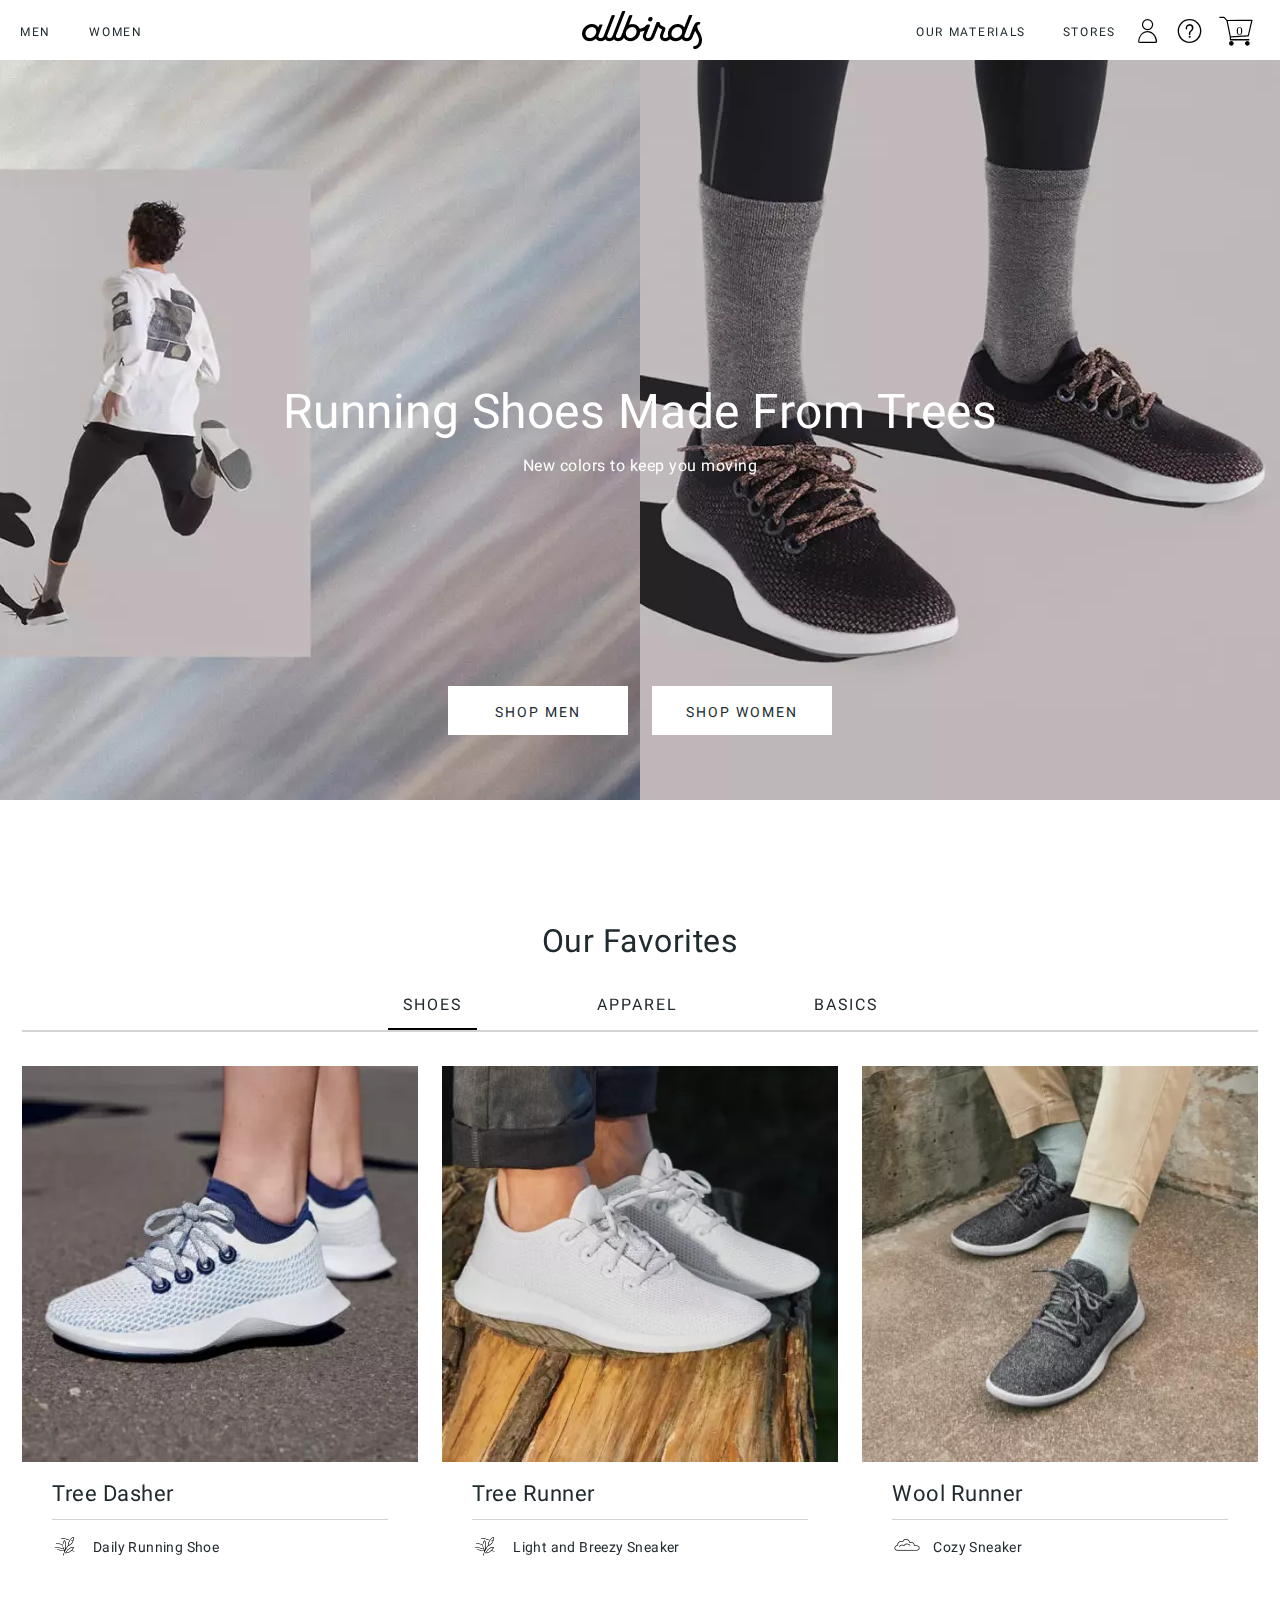
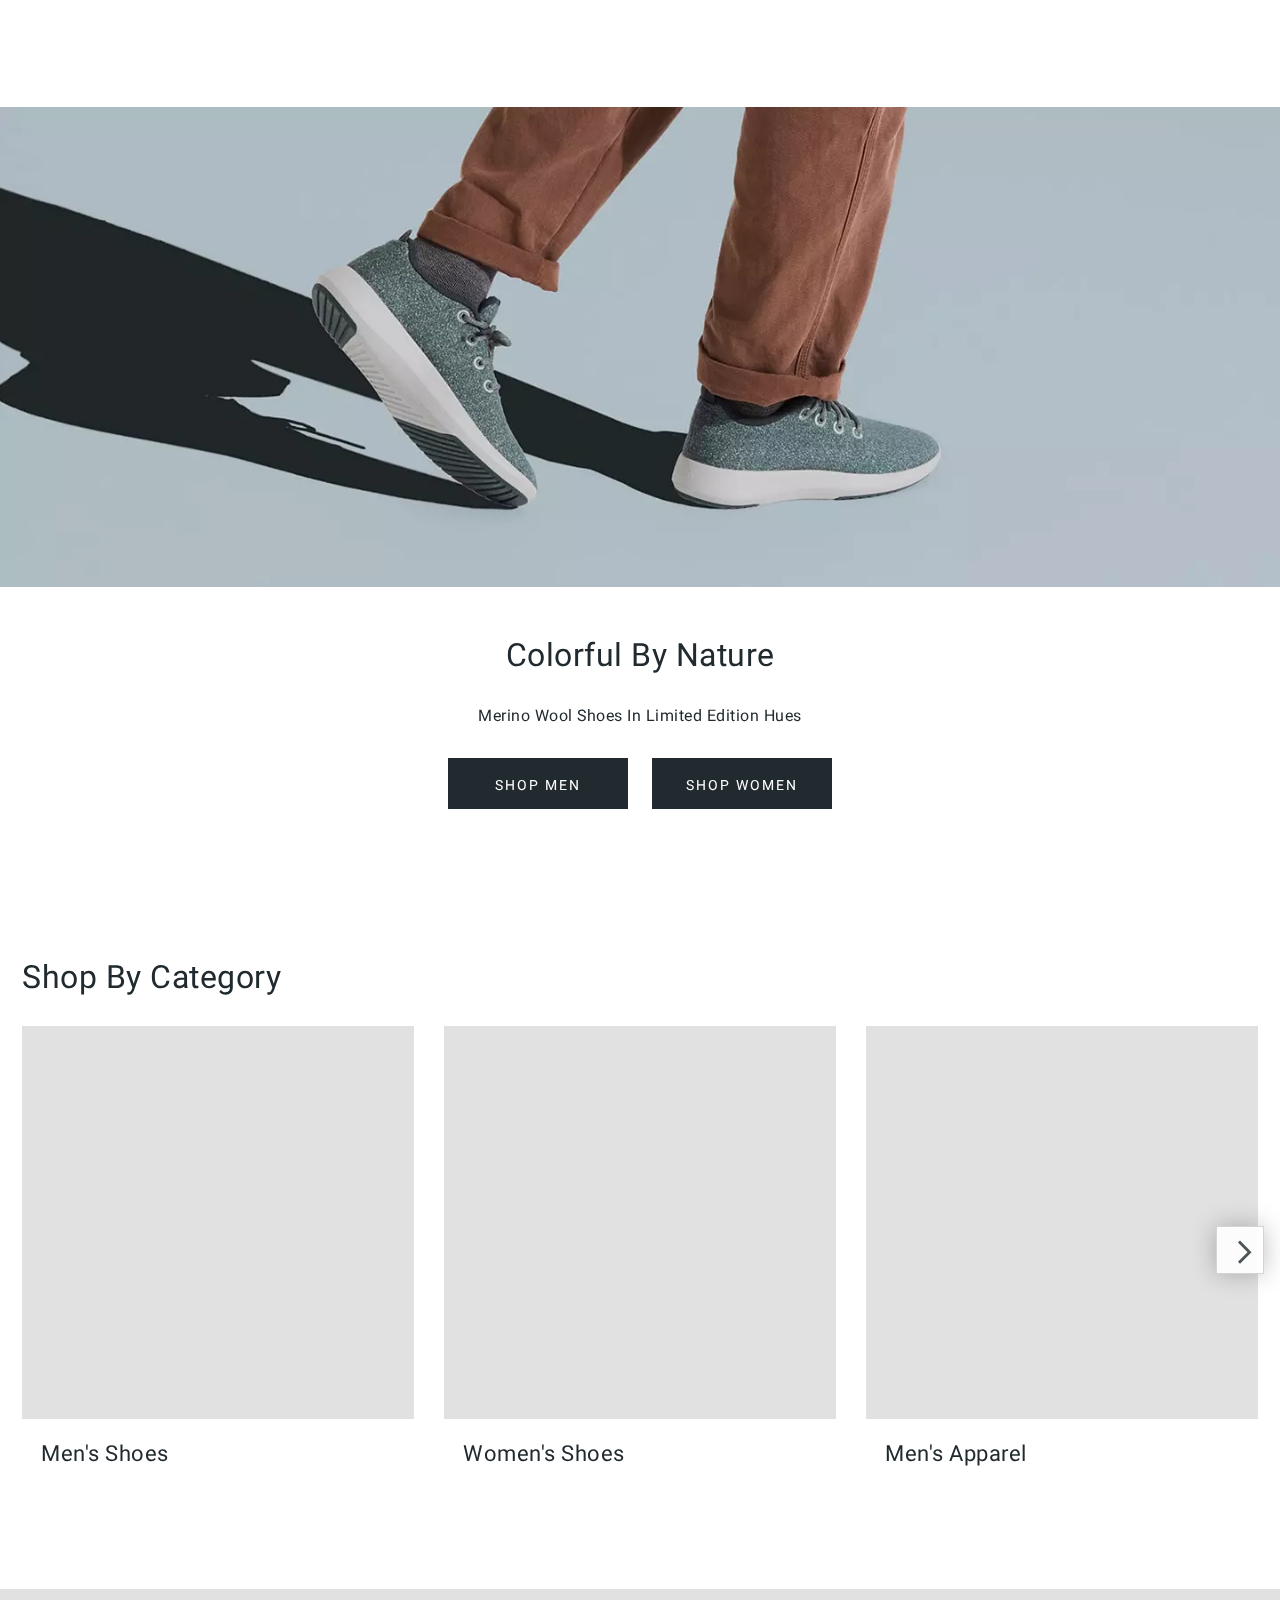
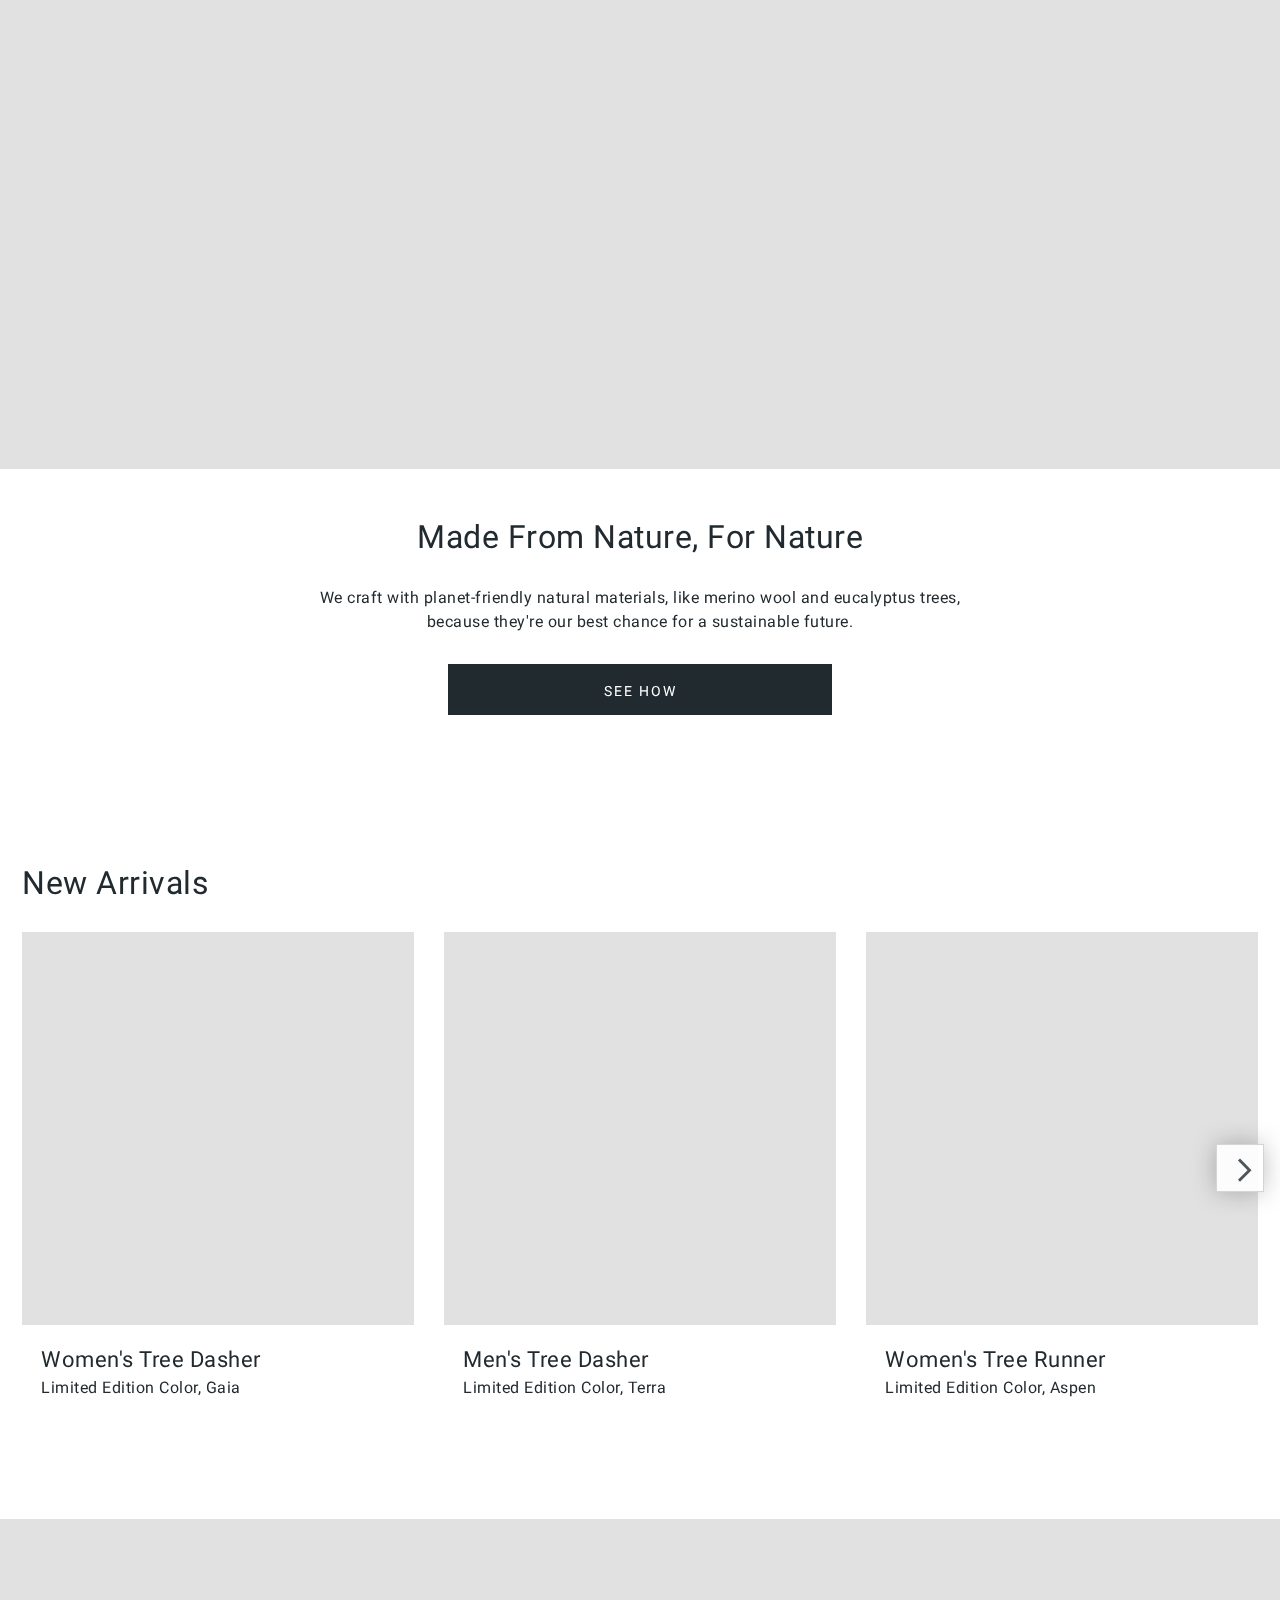
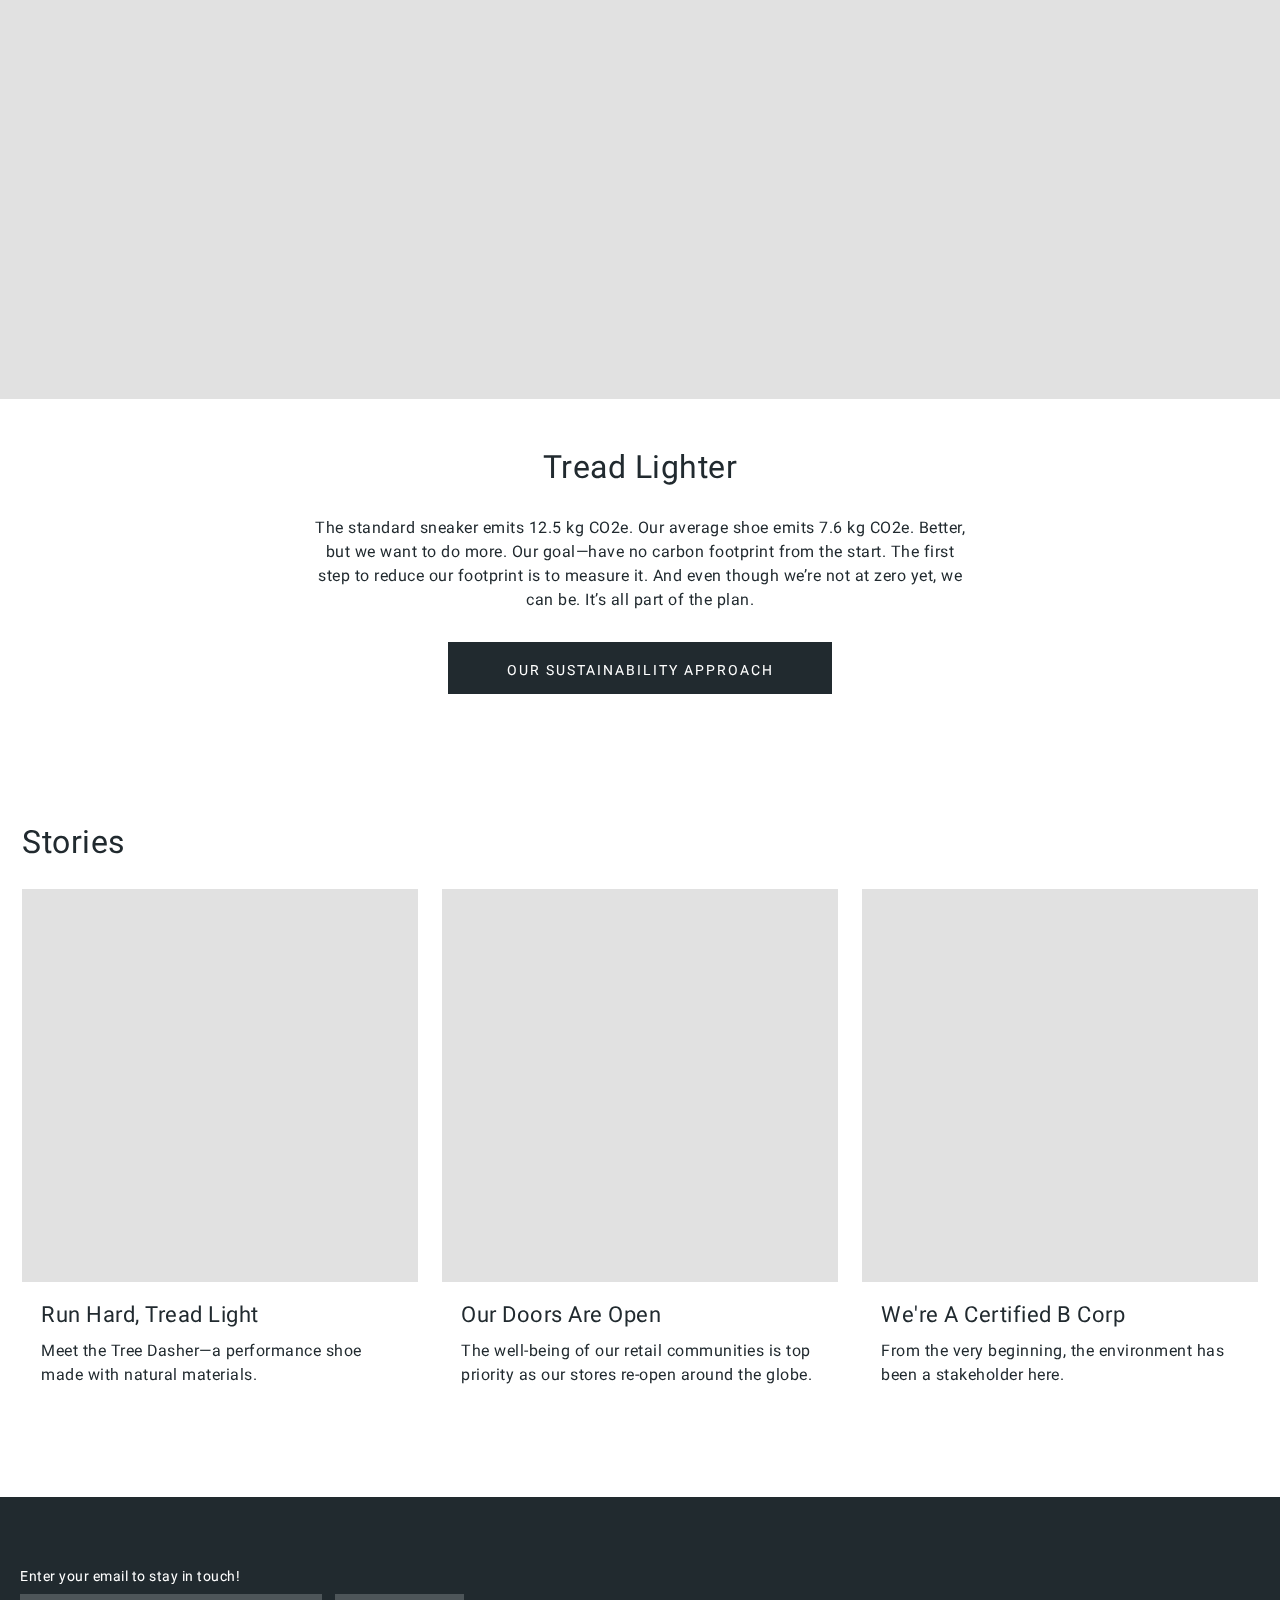
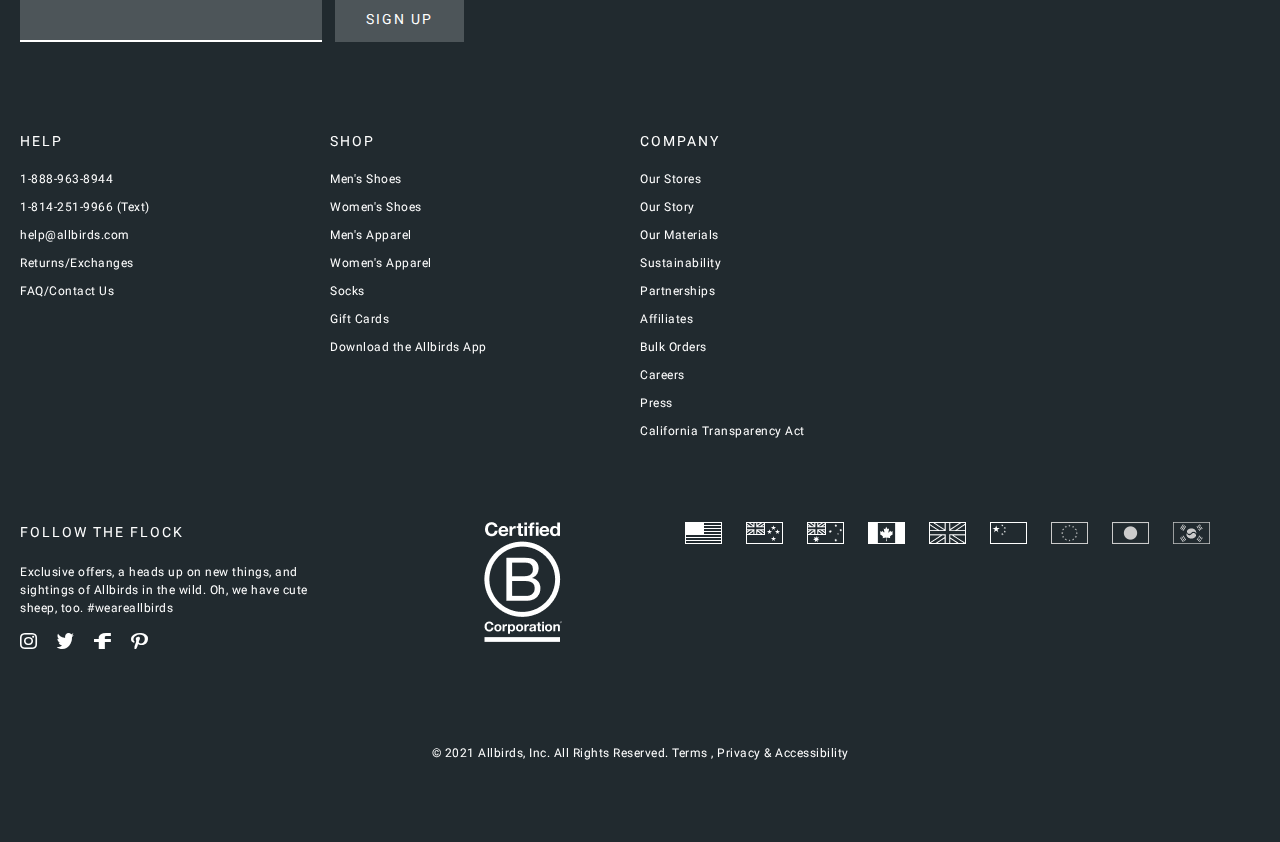
<file: index.html>
<!DOCTYPE html>

<html lang="en">
	<head>
		<title>Allbirds</title>
		<link
			rel="icon"
			type="image/x-icon"
			sizes="192x192"
			href="img/icon.ico"
		/>
		<meta charset="utf-8">
		<meta name="viewport" content="width=device-width">
		<meta name="format-detection" content="telephone=no">
		


		<style>
			@font-face{font-family:'Roboto';src:url('fonts/Roboto-Regular.eot');src:local('☺'),url('fonts/Roboto-Regular.woff') format('woff'),url('fonts/Roboto-Regular.ttf') format('truetype'),url('fonts/Roboto-Regular.svg') format('svg');font-weight:400;font-style:normal}@font-face{font-family:'icomoon';src:url('fonts/icomoon.eot?ar0xt2');src:url('fonts/icomoon.eot?ar0xt2#iefix') format('embedded-opentype'),url('fonts/icomoon.ttf?ar0xt2') format('truetype'),url('fonts/icomoon.woff?ar0xt2') format('woff'),url('fonts/icomoon.svg?ar0xt2#icomoon') format('svg');font-weight:400;font-style:normal;font-display:block}[class^="icon-"],[class*=" icon-"]{font-family:'icomoon'!important;speak:never;font-style:normal;font-weight:400;font-variant:normal;text-transform:none;line-height:1;-webkit-font-smoothing:antialiased;-moz-osx-font-smoothing:grayscale}.icon-basket:before{content:"\e900"}.icon-twitter:before{content:"\e901"}.icon-facebook:before{content:"\e902"}.icon-instagram:before{content:"\e903"}.icon-arrow:before{content:"\e904"}.icon-question:before{content:"\e905"}.icon-human:before{content:"\e906"}.icon-pinterest:before{content:"\e907"}body{font-family:Roboto,Arial}
		</style>

		<link rel="stylesheet" href="css/style.css" />
		<link rel="stylesheet" href="libs/swiper-bundle.min.css" />
		<script src="libs/swiper-bundle.min.js"></script>
	</head>

	<body>
		<div class="wrapper">
			<img src="img/loading-screen-ditector.webp" alt="" class="loading-screen-ditector">
			<header>
				<div class="header">
					<div class="header-fon"></div>
					<div class="header__container">
						<div class="header-body header__body">
							<div data-da=".menu-body__wrapper, 767, last" class="header-body__list-one">
								<a href="#" class="header-body__link header-body__link_margin-right_ _hover">
									Men
								</a>
								<a href="#" class="header-body__link header-body__link_margin-right_ _hover">
									Women
								</a>
							</div>
							<div class="header-body__logo">
								<img src="img/heder/1.png" alt="">
							</div>
							<div class="header-body__wraper">
								<div data-da=".menu-body__wrapper, 767, last" class="header-body__list-two">
									<a href="#" class="header-body__link header-body__link_margin-left_ _hover">
										Our Materials
									</a>
									<a href="#" class="header-body__link header-body__link_margin-left_ _hover">
										Stores
									</a>
								</div>
								<div class="header-body__list-button">
									<a href="#" class="header-body__button icon-human _hover">
										
									</a>
									<a data-da=".menu-body__wrapper, 767, last" href="#" class="header-body__button icon-question _hover">
										
									</a>
									<a href="#" class="header-body__button icon-basket header-body__button-basket _hover">
										<span>0</span>
									</a>
								</div>
								<div class="menu__icon">
									<span></span>
								</div>
								<div class="menu__body menu-body">
									<div class="menu-body__heder"></div>
									<div class="menu-body__wrapper">
									</div>
								</div>
							</div>
						</div>
					</div>
				</div>
			</header>

			<div class="blok-img-button">
				<div class="ibg blok-img-button__img blok-img-button__img_left">
					<!--<img src="img/blok-img-button/1.jpg" alt="">-->
					<!--<img data-src="img/blok-img-button/1.webp" src="img/plug.png" alt="" class="_webp">
					<img data-src="img/blok-img-button/1.jpg" src="img/plug.png" alt="" class="_jpg">-->
					<span data-ibg="img/blok-img-button/1.webp" class="_span-img _webp"></span>
					<span data-ibg="img/blok-img-button/1.jpg" class="_span-img _jpg"></span>
				</div>
				<div class="ibg blok-img-button__img blok-img-button__img_reght">
					<!--<img src="img/blok-img-button/2.png" alt="">-->
					<!--<img data-src="img/blok-img-button/2.webp" src="img/plug.png" alt="" class="_webp">
					<img data-src="img/blok-img-button/2.jpg" src="img/plug.png" alt="" class="_jpg">-->
					<span data-ibg="img/blok-img-button/2.webp" class="_span-img _webp"></span>
					<span data-ibg="img/blok-img-button/2.jpg" class="_span-img _jpg"></span>
				</div>

				<div class="_container">
					<div class="blok-img-button__title">
						Running Shoes Made From Trees 
					</div>
					<div class="blok-img-button__text">
						New colors to keep you moving
					</div>
					<div class="blok-img-button__body button-body button-body_max-width_384 button-body_columns_2">
						<a href="#" class="blok-img-button__button button button_white button_columns_2 button_padding_18-5-15-5">
							SHOP MEN
						</a>
						<a href="#" class="blok-img-button__button button button_white button_columns_2 button_padding_18-5-15-5">
							SHOP WOMEN
						</a>
					</div>
				</div>
			</div>

			<div class="blok-tabs">
				<div class="_container">
					<div class="title title_text-align_center title_margin-bottom_30-7">
						Our Favorites
					</div>
					<div class="blok-tabs__wrapper">
						<div class="blok-tabs__heder">
							<div class="blok-tabs__list">
								<a href="#tab-1" class="blok-tabs__link Tabe-link _hover">
									Shoes
								</a>
								<a href="#tab-2" class="blok-tabs__link Tabe-link _hover">
									Apparel
								</a>
								<a href="#tab-3" class="blok-tabs__link Tabe-link _hover">
									Basics
								</a>
							</div> 
							<div class="blok-tabs__line">
								<span class="blok-tabs__line-span"></span>
							</div>
						</div>

						<div id="Tabe-body-bottom_">
							<div class="blok-tabs__body Tabe-content" id="tab-1">
								<div class="blok-tabs__blok blok-tabs-blok">
									<div class="blok-tabs-blok__img ibg">
										<span data-ibg="img/blok-tabs/1.webp" class="_span-img _webp"></span>
										<span data-ibg="img/blok-tabs/1.jpg" class="_span-img _jpg"></span>

										<div class="blok-tabs-blok__button-body">
											<a href="#" class="blok-tabs-blok__button">
												Shop Men
											</a>
											<a href="#" class="blok-tabs-blok__button">
												Shop Women
											</a>
										</div>
									</div>
									<div class="blok-tabs-blok__title">
										Tree Dasher
									</div>
									<div class="blok-tabs-blok__line"></div>
									<div class="blok-tabs-blok__text blok-tabs-blok__text_sheet">
										Daily Running Shoe
									</div>
								</div>
								<div class="blok-tabs__blok blok-tabs-blok">
									<div class="blok-tabs-blok__img ibg">
										<span data-ibg="img/blok-tabs/2.webp" class="_span-img _webp"></span>
										<span data-ibg="img/blok-tabs/2.jpg" class="_span-img _jpg"></span>

										<div class="blok-tabs-blok__button-body">
											<a href="#" class="blok-tabs-blok__button">
												Shop Men
											</a>
											<a href="#" class="blok-tabs-blok__button">
												Shop Women
											</a>
										</div>
									</div>
									<div class="blok-tabs-blok__title">
										Tree Runner
									</div>
									<div class="blok-tabs-blok__line"></div>
									<div class="blok-tabs-blok__text blok-tabs-blok__text_sheet">
										Light and Breezy Sneaker
									</div>
								</div>
								<div class="blok-tabs__blok blok-tabs-blok">
									<div class="blok-tabs-blok__img ibg">
										<span data-ibg="img/blok-tabs/3.webp" class="_span-img _webp"></span>
										<span data-ibg="img/blok-tabs/3.jpg" class="_span-img _jpg"></span>

										<div class="blok-tabs-blok__button-body">
											<a href="#" class="blok-tabs-blok__button">
												Shop Men
											</a>
											<a href="#" class="blok-tabs-blok__button">
												Shop Women
											</a>
										</div>
									</div>
									<div class="blok-tabs-blok__title">
										Wool Runner
									</div>
									<div class="blok-tabs-blok__line"></div>
									<div class="blok-tabs-blok__text blok-tabs-blok__text_cloud">
										Cozy Sneaker
									</div>
								</div>
							</div>

							<div class="blok-tabs__body Tabe-content" id="tab-2">
								<div class="blok-tabs__blok blok-tabs-blok">
									<div class="blok-tabs-blok__img ibg">
										<span data-ibg="img/blok-tabs/1.webp" class="_span-img _webp"></span>
										<span data-ibg="img/blok-tabs/1.jpg" class="_span-img _jpg"></span>

										<div class="blok-tabs-blok__button-body">
											<a href="#" class="blok-tabs-blok__button">
												Shop Men
											</a>
											<a href="#" class="blok-tabs-blok__button">
												Shop Women
											</a>
										</div>
									</div>
									<div class="blok-tabs-blok__title">
										Tree Dasher
									</div>
									<div class="blok-tabs-blok__line"></div>
									<div class="blok-tabs-blok__text blok-tabs-blok__text_sheet">
										Daily Running Shoe
									</div>
								</div>
								<div class="blok-tabs__blok blok-tabs-blok">
									<div class="blok-tabs-blok__img ibg">
										<span data-ibg="img/blok-tabs/2.webp" class="_span-img _webp"></span>
										<span data-ibg="img/blok-tabs/2.jpg" class="_span-img _jpg"></span>

										<div class="blok-tabs-blok__button-body">
											<a href="#" class="blok-tabs-blok__button">
												Shop Men
											</a>
											<a href="#" class="blok-tabs-blok__button">
												Shop Women
											</a>
										</div>
									</div>
									<div class="blok-tabs-blok__title">
										Tree Runner
									</div>
									<div class="blok-tabs-blok__line"></div>
									<div class="blok-tabs-blok__text blok-tabs-blok__text_sheet">
										Light and Breezy Sneaker
									</div>
								</div>
								<div class="blok-tabs__blok blok-tabs-blok">
									<div class="blok-tabs-blok__img ibg">
										<span data-ibg="img/blok-tabs/3.webp" class="_span-img _webp"></span>
										<span data-ibg="img/blok-tabs/3.jpg" class="_span-img _jpg"></span>

										<div class="blok-tabs-blok__button-body">
											<a href="#" class="blok-tabs-blok__button">
												Shop Men
											</a>
											<a href="#" class="blok-tabs-blok__button">
												Shop Women
											</a>
										</div>
									</div>
									<div class="blok-tabs-blok__title">
										Wool Runner
									</div>
									<div class="blok-tabs-blok__line"></div>
									<div class="blok-tabs-blok__text blok-tabs-blok__text_cloud">
										Cozy Sneaker
									</div>
								</div>
								<div class="blok-tabs__blok blok-tabs-blok">
									<div class="blok-tabs-blok__img ibg">
										<span data-ibg="img/blok-tabs/1.webp" class="_span-img _webp"></span>
										<span data-ibg="img/blok-tabs/1.jpg" class="_span-img _jpg"></span>

										<div class="blok-tabs-blok__button-body">
											<a href="#" class="blok-tabs-blok__button">
												Shop Men
											</a>
											<a href="#" class="blok-tabs-blok__button">
												Shop Women
											</a>
										</div>
									</div>
									<div class="blok-tabs-blok__title">
										Tree Dasher
									</div>
									<div class="blok-tabs-blok__line"></div>
									<div class="blok-tabs-blok__text blok-tabs-blok__text_sheet">
										Daily Running Shoe
									</div>
								</div>
								<div class="blok-tabs__blok blok-tabs-blok">
									<div class="blok-tabs-blok__img ibg">
										<span data-ibg="img/blok-tabs/1.webp" class="_span-img _webp"></span>
										<span data-ibg="img/blok-tabs/1.jpg" class="_span-img _jpg"></span>

										<div class="blok-tabs-blok__button-body">
											<a href="#" class="blok-tabs-blok__button">
												Shop Men
											</a>
											<a href="#" class="blok-tabs-blok__button">
												Shop Women
											</a>
										</div>
									</div>
									<div class="blok-tabs-blok__title">
										Tree Dasher
									</div>
									<div class="blok-tabs-blok__line"></div>
									<div class="blok-tabs-blok__text blok-tabs-blok__text_sheet">
										Daily Running Shoe
									</div>
								</div>
								<div class="blok-tabs__blok blok-tabs-blok">
									<div class="blok-tabs-blok__img ibg">
										<span data-ibg="img/blok-tabs/1.webp" class="_span-img _webp"></span>
										<span data-ibg="img/blok-tabs/1.jpg" class="_span-img _jpg"></span>

										<div class="blok-tabs-blok__button-body">
											<a href="#" class="blok-tabs-blok__button">
												Shop Men
											</a>
											<a href="#" class="blok-tabs-blok__button">
												Shop Women
											</a>
										</div>
									</div>
									<div class="blok-tabs-blok__title">
										Tree Dasher
									</div>
									<div class="blok-tabs-blok__line"></div>
									<div class="blok-tabs-blok__text blok-tabs-blok__text_sheet">
										Daily Running Shoe
									</div>
								</div>
								<div class="blok-tabs__blok blok-tabs-blok">
									<div class="blok-tabs-blok__img ibg">
										<span data-ibg="img/blok-tabs/1.webp" class="_span-img _webp"></span>
										<span data-ibg="img/blok-tabs/1.jpg" class="_span-img _jpg"></span>

										<div class="blok-tabs-blok__button-body">
											<a href="#" class="blok-tabs-blok__button">
												Shop Men
											</a>
											<a href="#" class="blok-tabs-blok__button">
												Shop Women
											</a>
										</div>
									</div>
									<div class="blok-tabs-blok__title">
										Tree Dasher
									</div>
									<div class="blok-tabs-blok__line"></div>
									<div class="blok-tabs-blok__text blok-tabs-blok__text_sheet">
										Daily Running Shoe
									</div>
								</div>
								<div class="blok-tabs__blok blok-tabs-blok">
									<div class="blok-tabs-blok__img ibg">
										<span data-ibg="img/blok-tabs/1.webp" class="_span-img _webp"></span>
										<span data-ibg="img/blok-tabs/1.jpg" class="_span-img _jpg"></span>

										<div class="blok-tabs-blok__button-body">
											<a href="#" class="blok-tabs-blok__button">
												Shop Men
											</a>
											<a href="#" class="blok-tabs-blok__button">
												Shop Women
											</a>
										</div>
									</div>
									<div class="blok-tabs-blok__title">
										Tree Dasher
									</div>
									<div class="blok-tabs-blok__line"></div>
									<div class="blok-tabs-blok__text blok-tabs-blok__text_sheet">
										Daily Running Shoe
									</div>
								</div>
							</div>

							<div class="blok-tabs__body Tabe-content" id="tab-3">
								<div class="blok-tabs__blok blok-tabs-blok">
									<div class="blok-tabs-blok__img ibg">
										<span data-ibg="img/blok-tabs/1.webp" class="_span-img _webp"></span>
										<span data-ibg="img/blok-tabs/1.jpg" class="_span-img _jpg"></span>

										<div class="blok-tabs-blok__button-body">
											<a href="#" class="blok-tabs-blok__button">
												Shop Men
											</a>
											<a href="#" class="blok-tabs-blok__button">
												Shop Women
											</a>
										</div>
									</div>
									<div class="blok-tabs-blok__title">
										Tree Dasher
									</div>
									<div class="blok-tabs-blok__line"></div>
									<div class="blok-tabs-blok__text blok-tabs-blok__text_sheet">
										Daily Running Shoe
									</div>
								</div>
								<div class="blok-tabs__blok blok-tabs-blok">
									<div class="blok-tabs-blok__img ibg">
										<span data-ibg="img/blok-tabs/2.webp" class="_span-img _webp"></span>
										<span data-ibg="img/blok-tabs/2.jpg" class="_span-img _jpg"></span>

										<div class="blok-tabs-blok__button-body">
											<a href="#" class="blok-tabs-blok__button">
												Shop Men
											</a>
											<a href="#" class="blok-tabs-blok__button">
												Shop Women
											</a>
										</div>
									</div>
									<div class="blok-tabs-blok__title">
										Tree Runner
									</div>
									<div class="blok-tabs-blok__line"></div>
									<div class="blok-tabs-blok__text blok-tabs-blok__text_sheet">
										Light and Breezy Sneaker
									</div>
								</div>
							</div>
						</div>
					</div>
				</div>
			</div>

			<div class="blok-img blok-img_padding-top_37-5 ibg">
				<span data-ibg="img/blok-img/1.webp" class="_span-img _webp"></span>
				<span data-ibg="img/blok-img/1.jpg" class="_span-img _jpg"></span>
			</div>

			<div class="blok-button">
				<div class="_container">
					<div class="title title_text-align_center">
						Colorful By Nature
					</div>
					<div class="text text_max-width_660">
						Merino Wool Shoes In Limited Edition Hues
					</div>
					<div class="button-body button-body_max-width_384 button-body_columns_2">
						<a href="#" class="button button_columns_2 button_black button_padding_17-5-14-5">
							SHOP MEN
						</a>
						<a href="#" class="button button_columns_2 button_black button_padding_17-5-14-5">
							SHOP WOMEN
						</a>
					</div>
				</div>
			</div>

			<div class="slaider">
				<div class="_container">
					<div class="title">
						Shop By Category
					</div>
					<div class="swiper">
						<div class="swiper-wrapper slaider__body">
							<div class="swiper-slide slaider__blok slaider-blok">
								<div class="slaider-blok__img ibg">
									<img data-src="img/slaider/one/1.webp" src="img/plug.png" alt="" class="_webp">
									<img data-src="img/slaider/one/1.jpg" src="img/plug.png" alt="" class="_jpg">
								</div>
								<div class="slaider-blok__title">
									Men's Shoes
								</div>
							</div>
							<div class="swiper-slide slaider__blok slaider-blok">
								<div class="slaider-blok__img ibg">
									<img data-src="img/slaider/one/2.webp" src="img/plug.png" alt="" class="_webp">
									<img data-src="img/slaider/one/2.jpg" src="img/plug.png" alt="" class="_jpg">
								</div>
								<div class="slaider-blok__title">
									Women's Shoes
								</div>
							</div>
							<div class="swiper-slide slaider__blok slaider-blok">
								<div class="slaider-blok__img ibg">
									<img data-src="img/slaider/one/3.webp" src="img/plug.png" alt="" class="_webp">
									<img data-src="img/slaider/one/3.jpg" src="img/plug.png" alt="" class="_jpg">
								</div>
								<div class="slaider-blok__title">
									Men's Apparel
								</div>
							</div>
							<div class="swiper-slide slaider__blok slaider-blok">
								<div class="slaider-blok__img ibg">
									<img data-src="img/slaider/one/4.webp" src="img/plug.png" alt="" class="_webp">
									<img data-src="img/slaider/one/4.jpg" src="img/plug.png" alt="" class="_jpg">
								</div>
								<div class="slaider-blok__title">
									Women's Shoes
								</div>
							</div>
							<div class="swiper-slide slaider__blok slaider-blok">
								<div class="slaider-blok__img ibg">
									<img data-src="img/slaider/one/1.webp" src="img/plug.png" alt="" class="_webp">
									<img data-src="img/slaider/one/1.jpg" src="img/plug.png" alt="" class="_jpg">
								</div>
								<div class="slaider-blok__title">
									Men's Shoes
								</div>
							</div>
							<div class="swiper-slide slaider__blok slaider-blok">
								<div class="slaider-blok__img ibg">
									<img data-src="img/slaider/one/1.webp" src="img/plug.png" alt="" class="_webp">
									<img data-src="img/slaider/one/1.jpg" src="img/plug.png" alt="" class="_jpg">
								</div>
								<div class="slaider-blok__title">
									Men's Shoes
								</div>
							</div>
							<div class="swiper-slide slaider__blok slaider-blok">
								<div class="slaider-blok__img ibg">
									<img data-src="img/slaider/one/1.webp" src="img/plug.png" alt="" class="_webp">
									<img data-src="img/slaider/one/1.jpg" src="img/plug.png" alt="" class="_jpg">
								</div>
								<div class="slaider-blok__title">
									Men's Shoes
								</div>
							</div>
						</div>
						<div class="slaider-button slaider-button_next">
							<span class="icon-arrow"></span>
						</div>
						<div class="slaider-button slaider-button_prev">
							<span class="icon-arrow"></span>
						</div>
					</div>
				</div>
			</div>

			<div class="blok-img blok-img_padding-top_37-5 ibg">
				<img data-src="img/blok-img/2.webp" src="img/plug.png" alt="" class="_webp">
				<img data-src="img/blok-img/2.jpg" src="img/plug.png" alt="" class="_jpg">
			</div>

			<div class="blok-button">
				<div class="_container">
					<div class="title title_text-align_center">
						Made From Nature, For Nature
					</div>
					<div class="text text_max-width_660">
						We craft with planet-friendly natural materials, like merino wool and eucalyptus trees, because they're our best chance for a sustainable future.
					</div>
					<div class="button-body button-body_max-width_384">
						<a href="#" class="button button_black button_padding_17-5-14-5 button_columns_1">
							See How
						</a>
					</div>
				</div>
			</div>

			<div class="slaider">
				<div class="_container">
					<div class="title">
						New Arrivals
					</div>
					<div class="swiper">
						<div class="swiper-wrapper slaider__body">
							<div class="swiper-slide slaider__blok slaider-blok">
								<div class="slaider-blok__img ibg">
									<img data-src="img/slaider/two/1.webp" src="img/plug.png" alt="" class="_webp">
									<img data-src="img/slaider/two/1.jpg" src="img/plug.png" alt="" class="_jpg">
								</div>
								<div class="slaider-blok__title">
									Women's Tree Dasher
								</div>
								<div class="slaider-blok__text">
									Limited Edition Color, Gaia
								</div>
							</div>
							<div class="swiper-slide slaider__blok slaider-blok">
								<div class="slaider-blok__img ibg">
									<img data-src="img/slaider/two/2.webp" src="img/plug.png" alt="" class="_webp">
									<img data-src="img/slaider/two/2.jpg" src="img/plug.png" alt="" class="_jpg">
								</div>
								<div class="slaider-blok__title">
									Men's Tree Dasher
								</div>
								<div class="slaider-blok__text">
									Limited Edition Color, Terra
								</div>
							</div>
							<div class="swiper-slide slaider__blok slaider-blok">
								<div class="slaider-blok__img ibg">
									<img data-src="img/slaider/two/3.webp" src="img/plug.png" alt="" class="_webp">
									<img data-src="img/slaider/two/3.jpg" src="img/plug.png" alt="" class="_jpg">
								</div>
								<div class="slaider-blok__title">
									Women's Tree Runner
								</div>
								<div class="slaider-blok__text">
									Limited Edition Color, Aspen
								</div>
							</div>
							<div class="swiper-slide slaider__blok slaider-blok">
								<div class="slaider-blok__img ibg">
									<img data-src="img/slaider/two/4.webp" src="img/plug.png" alt="" class="_webp">
									<img data-src="img/slaider/two/4.jpg" src="img/plug.png" alt="" class="_jpg">
								</div>
								<div class="slaider-blok__title">
									Men's Tree Runner
								</div>
								<div class="slaider-blok__text">
									Classic Color, Mist
								</div>
							</div>
							<div class="swiper-slide slaider__blok slaider-blok">
								<div class="slaider-blok__img ibg">
									<img data-src="img/slaider/two/3.webp" src="img/plug.png" alt="" class="_webp">
									<img data-src="img/slaider/two/3.jpg" src="img/plug.png" alt="" class="_jpg">
								</div>
								<div class="slaider-blok__title">
									Women's Tree Runner
								</div>
								<div class="slaider-blok__text">
									Limited Edition Color, Aspen
								</div>
							</div>
						</div>
						<div class="slaider-button slaider-button_next">
							<span class="icon-arrow"></span>
						</div>
						<div class="slaider-button slaider-button_prev">
							<span class="icon-arrow"></span>
						</div>
					</div>
				</div>
			</div>

			<div class="blok-img blok-img_padding-top_37-5 ibg">
				<img data-src="img/blok-img/3.webp" src="img/plug.png" alt="" class="_webp">
				<img data-src="img/blok-img/3.jpg" src="img/plug.png" alt="" class="_jpg">
			</div>

			<div class="blok-button">
				<div class="_container">
					<div class="title title_text-align_center">
						Tread Lighter
					</div>
					<div class="text text_max-width_660">
						The standard sneaker emits 12.5 kg CO2e. Our average shoe emits 7.6 kg CO2e. Better, but we want to do more. Our goal—have no carbon footprint from the start. The first step to reduce our footprint is to measure it. And even though we’re not at zero yet, we can be. It’s all part of the plan.
					</div>
					<div class="button-body button-body_max-width_384">
						<a href="#" class="button button_black button_padding_17-5-14-5 button_columns_1">
							Our Sustainability Approach
						</a>
					</div>
				</div>
			</div>

			<div class="blok-image-text">
				<div class="blok-image-text__container _container">
					<div class="title title_text-align_left title_margin-bottom_26">Stories</div>
					<div class="blok-image-text__body">
						<div class="blok-image-text__section section-blok-image-text">
							<div class="section-blok-image-text__img ibg">
								<img data-src="img/blok-image-text/1.webp" src="img/plug.png" alt="" class="_webp">
								<img data-src="img/blok-image-text/1.jpg" src="img/plug.png" alt="" class="_jpg">
							</div>
							<p class="section-blok-image-text__title">
								Run Hard, Tread Light
							</p>
							<p class="section-blok-image-text__text">
								Meet the Tree Dasher—a performance shoe made with natural materials.
							</p>
						</div>
						<div class="blok-image-text__section section-blok-image-text">
							<div class="section-blok-image-text__img ibg">
								<img data-src="img/blok-image-text/2.webp" src="img/plug.png" alt="" class="_webp">
								<img data-src="img/blok-image-text/2.jpg" src="img/plug.png" alt="" class="_jpg">
							</div>
							<p class="section-blok-image-text__title">
								Our Doors Are Open
							</p>
							<p class="section-blok-image-text__text">
								The well-being of our retail communities is top priority as our stores re-open around the globe.
							</p>
						</div>
						<div class="blok-image-text__section section-blok-image-text">
							<div class="section-blok-image-text__img ibg">
								<img data-src="img/blok-image-text/3.webp" src="img/plug.png" alt="" class="_webp">
								<img data-src="img/blok-image-text/3.jpg" src="img/plug.png" alt="" class="_jpg">
							</div>
							<p class="section-blok-image-text__title">
								We're A Certified B Corp
							</p>
							<p class="section-blok-image-text__text">
								From the very beginning, the environment has been a stakeholder here.
							</p>
						</div>
					</div>
				</div>
			</div>

			<footer>
				<div class="footer">
					<div class="footer__container">
						<form action="#" class="footer-form">
							<div class="footer-form__title">
								Enter your email to stay in touch!
							</div>
							<div class="footer-form__body">
								<input type="text" name="footer-form-input">
								<button type="submit">Sign Up</button>
							</div>
						</form>
						<div data-spollers="767,max" data-one-spoller class="footer-list">
							<div class="footer-list__blok">
								<button tabindex="-1" type="button" data-spoller class="footer-list__title">
									Help
								</button>
								<div class="footer-list__wrapper">
									<div>
										<a href="#" class="footer-list__link _hover">
											1-888-963-8944
										</a>
									</div>
									<div>
										<a href="#" class="footer-list__link _hover">
											1-814-251-9966 (Text)
										</a>
									</div>
									<div>
										<a href="#" class="footer-list__link _hover">
											help@allbirds.com
										</a>
									</div>
									<div>
										<a href="#" class="footer-list__link _hover">
											Returns/Exchanges
										</a>
									</div>
									<div>
										<a href="#" class="footer-list__link _hover">
											FAQ/Contact Us
										</a>
									</div>
								</div>
							</div>
							<div class="footer-list__blok">
								<button tabindex="-1" type="button" data-spoller class="footer-list__title">
									Shop
								</button>
								<div class="footer-list__wrapper">
									<div>
										<a href="#" class="footer-list__link _hover">
											Men's Shoes
										</a>
									</div>
									<div>
										<a href="#" class="footer-list__link _hover">
											Women's Shoes
										</a>
									</div>
									<div>
										<a href="#" class="footer-list__link _hover">
											Men's Apparel
										</a>
									</div>
									<div>
										<a href="#" class="footer-list__link _hover">
											Women's Apparel
										</a>
									</div>
									<div>
										<a href="#" class="footer-list__link _hover">
											Socks
										</a>
									</div>
									<div>
										<a href="#" class="footer-list__link _hover">
											Gift Cards
										</a>
									</div>
									<div>
										<a href="#" class="footer-list__link _hover">
											Download the Allbirds App
										</a>
									</div>
								</div>
							</div>
							<div class="footer-list__blok">
								<button tabindex="-1" type="button" data-spoller class="footer-list__title">
									Company
								</button>
								<div class="footer-list__wrapper">
									<div>
										<a href="#" class="footer-list__link _hover">
											Our Stores
										</a>
									</div>
									<div>
										<a href="#" class="footer-list__link _hover">
											Our Story
										</a>
									</div>
									<div>
										<a href="#" class="footer-list__link _hover">
											Our Materials
										</a>
									</div>
									<div>
										<a href="#" class="footer-list__link _hover">
											Sustainability
										</a>
									</div>
									<div>
										<a href="#" class="footer-list__link _hover">
											Partnerships
										</a>
									</div>
									<div>
										<a href="#" class="footer-list__link _hover">
											Affiliates
										</a>
									</div>
									<div>
										<a href="#" class="footer-list__link _hover">
											Bulk Orders
										</a>
									</div>
									<div>
										<a href="#" class="footer-list__link _hover">
											Careers
										</a>
									</div>
									<div>
										<a href="#" class="footer-list__link _hover">
											Press
										</a>
									</div>
									<div>
										<a href="#" class="footer-list__link _hover">
											California Transparency Act
										</a>
									</div>
								</div>
							</div>
						</div>
						<div class="footer-body">
							<div class="footer-body__social-network footer-social-network">
								<div class="footer-social-network__title">
									Follow the Flock
								</div>
								<div class="footer-social-network__text">
									Exclusive offers, a heads up on new things, and sightings of Allbirds in the wild. Oh, we have cute sheep, too. #weareallbirds
								</div>
								<div class="footer-social-network__list">
									<a href="#" class="footer-social-network__link icon-instagram _hover"></a>
									<a href="#" class="footer-social-network__link icon-twitter _hover"></a>
									<a href="#" class="footer-social-network__link icon-facebook _hover"></a>
									<a href="#" class="footer-social-network__link icon-pinterest _hover"></a>
								</div>
							</div>
							<div class="footer-body__logo">
								<img src="img/footer/logo.png" alt="">
							</div>
							<div class="footer-body__list-flag">
								<img src="img/footer/1.png" alt="" class="footer-body__flag">
								<img src="img/footer/2.png" alt="" class="footer-body__flag">
								<img src="img/footer/3.png" alt="" class="footer-body__flag">
								<img src="img/footer/4.png" alt="" class="footer-body__flag">
								<img src="img/footer/5.png" alt="" class="footer-body__flag">
								<img src="img/footer/6.png" alt="" class="footer-body__flag">
								<img src="img/footer/7.png" alt="" class="footer-body__flag">
								<img src="img/footer/8.png" alt="" class="footer-body__flag">
								<img src="img/footer/9.png" alt="" class="footer-body__flag">
							</div>
						</div>
						<div class="footer-bottom">
							© 2021 Allbirds, Inc. All Rights Reserved. Terms , Privacy & Accessibility
						</div>
					</div>
				</div>
			</footer>
		</div>
		<script src="js/custom.js" defer></script>
	</body>
</html>
</file>
<file: css/style.css>
@charset "UTF-8";*{padding:0;margin:0;border:0}*,:after,:before{-moz-box-sizing:border-box;-webkit-box-sizing:border-box;box-sizing:border-box}:active,:focus{outline:none}a:active,a:focus{outline:none}aside,footer,header,nav{display:block}body,html{height:100%;width:100%;font-size:100%;line-height:1;font-size:14px;-ms-text-size-adjust:100%;-moz-text-size-adjust:100%;-webkit-text-size-adjust:100%}button,input,textarea{font-family:inherit}input::-ms-clear{display:none}button{cursor:pointer}button::-moz-focus-inner{padding:0;border:0}a,a:visited{text-decoration:none}a:hover{text-decoration:none}ul li{list-style:none}img{vertical-align:top}h1,h2,h3,h4,h5,h6{font-size:inherit;font-weight:inherit}.ibg{background-position:center;background-size:cover;background-repeat:no-repeat;position:relative;background-color:rgba(217, 217, 217, 0.8)}.ibg._loaded .loading-icon{opacity:0;visibility:hidden;-webkit-transform:translate(-50%, -30%);-ms-transform:translate(-50%, -30%);transform:translate(-50%, -30%)}.ibg>img{width:0;height:0;position:absolute;top:0;left:0;opacity:0;visibility:hidden;pointer-events:none}.loading-screen-ditector{position:fixed;left:0;top:0;opacity:0;pointer-events:none;z-index:-1000}.wrapper{min-height:100%;min-height:100%}._container{max-width:1276px;margin:0 auto;padding:0 20px}._container>*{overflow:hidden}@media (max-width:1240px){._container{max-width:1064px}}@media (max-width:1064px){._container{max-width:807px}}@media (max-width:767px){._container{max-width:none;padding:0 15px}}@media (min-width:767px){._hover{-webkit-transition:color 0.3s ease 0s;-o-transition:color 0.3s ease 0s;transition:color 0.3s ease 0s}._hover:hover{color:#9c9595}._hover:active{color:#797272}}.button-body{margin:0 auto}.button-body.button-body_max-width_384{max-width:384px}.button-body.button-body_columns_2{font-size:0;display:-webkit-box;display:-ms-flexbox;display:flex;-webkit-box-pack:justify;-ms-flex-pack:justify;justify-content:space-between}@media (max-width:520px){.button-body.button-body_columns_2{display:block}}.button{font-family:Roboto, Arial;font-size:14px;font-weight:400;line-height:16px;letter-spacing:2px;text-align:center;text-transform:uppercase;-webkit-transition:all 0.3s ease 0s;-o-transition:all 0.3s ease 0s;transition:all 0.3s ease 0s}.button.button_white{background:#fff;color:#212A2F}.button.button_black{background:#212A2F;border:2px solid #212A2F;color:#fff}.button.button_padding_18-5-15-5{padding:18.3px 5px 15px 5px}.button.button_padding_17-5-14-5{padding:17.3px 5px 14px 5px}.button.button_columns_2{-webkit-box-flex:0;-ms-flex:0 0 47%;flex:0 0 47%;max-width:180px}.button.button_columns_1{width:100%;display:block}@media (min-width:767px){.button{}.button.button_white:hover{background:#9c9595;color:#fff}.button.button_white:active{background:#797272}.button.button_black:hover{color:#fff;background:#9c9595;border:2px solid #9c9595}.button.button_black:active{color:#fff;background:#797272;border:2px solid #797272}}@media (max-width:520px){.button.button_columns_2{display:block;width:100%;margin-bottom:20px;max-width:none}}.title{font-family:Roboto;font-size:32px;font-weight:400;line-height:42px;letter-spacing:0.5px;color:#212A2F;margin-bottom:28px}@media (max-width:1276px){.title{font-size:calc(26px + 6 * ((100vw - 320px) / 956))}}.title.title_text-align_center{text-align:center}.title.title_text-align_left{text-align:left}.title.title_margin-bottom_30-7{margin-bottom:30.7px}.title.title_margin-bottom_26{margin-bottom:26px}.text{font-family:Roboto;font-size:16px;font-weight:400;line-height:24px;letter-spacing:0.5px;text-align:center;color:#212A2F;margin-bottom:30px}.text.text_max-width_660{max-width:660px;margin:0 auto;margin-bottom:30px}.header{padding-top:11px;padding-bottom:11px;overflow:hidden;max-width:100%;max-height:60px}.header__container{max-width:1425px;margin:0 auto;padding:0 20px}@media (max-width:1240px){.header__container{max-width:1064px}}@media (max-width:1064px){.header__container{max-width:807px}}@media (max-width:767px){.header__container{max-width:none;padding:0 15px}}.header-body{font-size:0;display:-webkit-box;display:-ms-flexbox;display:flex;-webkit-box-pack:justify;-ms-flex-pack:justify;justify-content:space-between;-webkit-box-align:center;-ms-flex-align:center;align-items:center}.header-body__wraper{font-size:0;display:-webkit-box;display:-ms-flexbox;display:flex;-webkit-box-pack:justify;-ms-flex-pack:justify;justify-content:space-between;-webkit-box-align:center;-ms-flex-align:center;align-items:center;margin-left:20px;padding-top:3px;-webkit-box-flex:0;-ms-flex:0 0 auto;flex:0 0 auto;padding-right:7px}@media (max-width:1064px){.header-body__wraper{max-width:350px}}.header-body__list-one{margin-right:250px;padding-top:3px;-webkit-box-flex:0;-ms-flex:0 0 auto;flex:0 0 auto}@media (max-width:1276px){.header-body__list-one{margin-right:calc(0px + 250 * ((100vw - 320px) / 956))}}.header-body__list-one .last-child{margin-left:0;margin-right:0}@media (max-width:1240px){.header-body__list-one{margin-right:20px}}@media (max-width:1064px){.header-body__list-one{max-width:150px}}@media (max-width:767px){.header-body__list-one{margin:0}.header-body__list-one *{display:block}}.header-body__link{font-family:Roboto, Arial;font-size:12px;font-weight:400;letter-spacing:1.7000000476837158px;text-transform:uppercase;color:#212A2F;white-space:nowrap}.header-body__link:last-child{margin:0}@media (max-width:767px){.header-body__link{color:#fff;font-size:26px;margin-bottom:10px!important}}.header-body__link_margin-right_{margin-right:33.3px}@media (max-width:767px){.header-body__link_margin-right_{margin:0}}.header-body__logo{max-width:120px;-webkit-box-flex:0;-ms-flex:0 0 auto;flex:0 0 auto}.header-body__list-two{margin-left:5px;margin-right:2px}@media (max-width:767px){.header-body__list-two{margin:0}.header-body__list-two *{display:block}}.header-body__link_margin-left_{margin-right:32px}@media (max-width:1276px){.header-body__link_margin-left_{margin-right:calc(12px + 20 * ((100vw - 320px) / 956))}}@media (max-width:767px){.header-body__link_margin-left_{margin:0}}.header-body__list-button{display:-webkit-box;display:-ms-flexbox;display:flex;-webkit-box-align:center;-ms-flex-align:center;align-items:center}.header-body__button{font-size:0;color:#000;margin-left:17px;display:inline-block}.menu__body .header-body__button{margin:0}.menu__body .header-body__button:before{color:#fff;font-size:25px}.header-body__button.header-body__button-basket:before{font-size:29px}.header-body__button.last-child{margin-left:0}.header-body__button:before{font-size:25px;position:relative}.header-body__button-basket{position:relative;font-size:26px}.header-body__button-basket span{font-size:13px;display:block;position:absolute;top:41%;left:60%;-webkit-transform:translate(-50%, -50%);-ms-transform:translate(-50%, -50%);transform:translate(-50%, -50%)}.menu__icon{display:none}.menu__body{display:none}@media (max-width:767px){body._lock{overflow:hidden!important}.header-fon{position:fixed;top:0;left:0;z-index:4;width:100vw;height:100vh;display:none}.header-fon._active{display:block}.menu-body__heder{z-index:6;width:100%;height:60px;background:#111;position:absolute;top:0;left:0}.menu-body__wrapper{overflow:auto;padding:100px 30px 30px 30px;width:100%;height:100%}.menu__icon{display:block;z-index:8;position:relative;width:30px;height:18px;cursor:pointer;margin-left:14px}.menu__icon:after,.menu__icon:before,.menu__icon span{left:0;position:absolute;height:10%;width:100%;-webkit-transition:all 0.3s ease 0s;-o-transition:all 0.3s ease 0s;transition:all 0.3s ease 0s;background:#212832}.menu__icon:after,.menu__icon:before{content:""}.menu__icon:before{top:0}.menu__icon:after{bottom:0}.menu__icon span{top:50%;-webkit-transform:scale(1) translate(0px, -50%);-ms-transform:scale(1) translate(0px, -50%);transform:scale(1) translate(0px, -50%)}.menu__icon._active span{-webkit-transform:scale(0) translate(0px, -50%);-ms-transform:scale(0) translate(0px, -50%);transform:scale(0) translate(0px, -50%);background:#fff}.menu__icon._active:before{top:50%;-webkit-transform:rotate(-45deg) translate(0px, -50%);-ms-transform:rotate(-45deg) translate(0px, -50%);transform:rotate(-45deg) translate(0px, -50%);background:#fff}.menu__icon._active:after{bottom:50%;-webkit-transform:rotate(45deg) translate(0px, 50%);-ms-transform:rotate(45deg) translate(0px, 50%);transform:rotate(45deg) translate(0px, 50%);background:#fff}.menu__body{display:block;position:fixed;z-index:5;top:0;right:-100%;width:70%;height:100%;background:rgba(0, 0, 0, 0.9);-webkit-transition:0.3s;-o-transition:0.3s;transition:0.3s}.menu__body._active{right:0}}.blok-img-button{background:#000;padding-top:320px;padding-bottom:65px;position:relative;overflow:hidden;max-width:100%}@media (max-width:1276px){.blok-img-button{padding-top:calc(60px + 260 * ((100vw - 320px) / 956))}}@media (max-width:1276px){.blok-img-button{padding-bottom:calc(35px + 30 * ((100vw - 320px) / 956))}}.blok-img-button *{position:relative;z-index:2}.blok-img-button__img{position:absolute;top:0;height:100%;width:50%;z-index:1}.blok-img-button__img_left{left:0}.blok-img-button__img_reght{right:0}.blok-img-button__title{font-family:Roboto, Arial;font-size:48px;font-weight:400;line-height:63px;letter-spacing:0.5px;text-align:center;color:#fff;margin-bottom:11px}@media (max-width:1276px){.blok-img-button__title{font-size:calc(35px + 13 * ((100vw - 320px) / 956))}}@media (max-width:1276px){.blok-img-button__title{line-height:calc(50px + 13 * ((100vw - 320px) / 956))}}.blok-img-button__text{font-family:Roboto, Arial;font-size:16px;font-weight:400;line-height:24px;letter-spacing:0.5px;text-align:center;color:#fff;margin-bottom:208px}@media (max-width:1276px){.blok-img-button__text{margin-bottom:calc(25px + 183 * ((100vw - 320px) / 956))}}.blok-tabs{position:relative;overflow:hidden;max-width:100%;padding-top:120px;padding-bottom:100px}@media (max-width:1276px){.blok-tabs{padding-top:calc(40px + 80 * ((100vw - 320px) / 956))}}@media (max-width:1276px){.blok-tabs{padding-bottom:calc(30px + 70 * ((100vw - 320px) / 956))}}.blok-tabs._active .blok-tabs__heder{opacity:1;pointer-events:auto}.blok-tabs__heder{margin-bottom:34px;overflow:hidden;opacity:0;pointer-events:none}.blok-tabs__list{font-size:0;display:-webkit-box;display:-ms-flexbox;display:flex;-webkit-box-pack:center;-ms-flex-pack:center;justify-content:center;-webkit-box-align:center;-ms-flex-align:center;align-items:center;margin-bottom:13px}.blok-tabs__link{font-family:Roboto;font-size:16px;font-weight:400;line-height:24px;letter-spacing:2px;color:#212A2F;text-transform:uppercase;margin-right:135.5px}@media (max-width:1276px){.blok-tabs__link{margin-right:calc(20px + 115.5 * ((100vw - 320px) / 956))}}.blok-tabs__link:last-child{margin-right:0}.blok-tabs__link.Tabe-link__active{color:#212A2F!important;cursor:default!important}.blok-tabs__line{height:2px;width:100%;background:#D3D4D5;position:relative}.blok-tabs__line-span{width:50px;height:2px;display:block;position:absolute;top:-2px;left:0;background:#000;-webkit-transition:all 0.2s ease 0s;-o-transition:all 0.2s ease 0s;transition:all 0.2s ease 0s;z-index:20}.blok-tabs__body{font-size:0;display:-webkit-box;display:-ms-flexbox;display:flex;-ms-flex-wrap:wrap;flex-wrap:wrap}@media (min-width:1064.1px){.blok-tabs__body{display:-webkit-box!important;display:-ms-flexbox!important;display:flex!important}}@media (max-width:1064px){.blok-tabs__body{-webkit-box-pack:justify;-ms-flex-pack:justify;justify-content:space-between}}@media (max-width:767px){.blok-tabs__body{-webkit-box-pack:center;-ms-flex-pack:center;justify-content:center}}.blok-tabs__blok{-webkit-box-flex:0;-ms-flex:0 0 32%;flex:0 0 32%;max-width:396px;padding:0 30px;margin-bottom:50px}@media (max-width:1276px){.blok-tabs__blok{margin-bottom:calc(20px + 30 * ((100vw - 320px) / 956))}}@media (min-width:1064.1px){.blok-tabs__blok{margin-right:2%}.blok-tabs__blok:nth-of-type(3n){margin-right:0}}@media (max-width:1064px){.blok-tabs__blok{-webkit-box-flex:0;-ms-flex:0 0 49%;flex:0 0 49%}}@media (max-width:767px){.blok-tabs__blok{-webkit-box-flex:0;-ms-flex:0 0 100%;flex:0 0 100%;max-width:560px}}.blok-tabs-blok__img{padding-top:118%;margin:0 -30px;margin-bottom:17px}@media (min-width:1024px){.blok-tabs-blok__img:hover .blok-tabs-blok__button-body{opacity:1;visibility:visible}}.blok-tabs-blok__button-body{width:70%;position:absolute;top:50%;left:50%;-webkit-transform:translate(-50%, -50%);-ms-transform:translate(-50%, -50%);transform:translate(-50%, -50%);-webkit-transition:all 0.3s ease 0s;-o-transition:all 0.3s ease 0s;transition:all 0.3s ease 0s}@media (min-width:1024px){.blok-tabs-blok__button-body{opacity:0;visibility:hidden}}@media (max-width:1024px){.blok-tabs-blok__button-body{top:auto;bottom:20px;left:50%;-webkit-transform:translateX(-50%);-ms-transform:translateX(-50%);transform:translateX(-50%);font-size:0;display:-webkit-box;display:-ms-flexbox;display:flex;-webkit-box-pack:justify;-ms-flex-pack:justify;justify-content:space-between;width:90%}}@media (max-width:480px){.blok-tabs-blok__button-body{bottom:5px}}.blok-tabs-blok__button{font-family:Roboto;font-size:14px;font-weight:400;line-height:10px;letter-spacing:2px;text-align:center;color:#212A2F;padding-top:20px;padding-bottom:18px;text-transform:uppercase;margin-bottom:12px;-webkit-transition:all 0.3s ease 0s;-o-transition:all 0.3s ease 0s;transition:all 0.3s ease 0s;display:block;width:100%;background:#fff}@media (max-width:1276px){.blok-tabs-blok__button{font-size:calc(12px + 2 * ((100vw - 320px) / 956))}}@media (max-width:1276px){.blok-tabs-blok__button{padding-top:calc(15px + 5 * ((100vw - 320px) / 956))}}@media (max-width:1276px){.blok-tabs-blok__button{padding-bottom:calc(13px + 5 * ((100vw - 320px) / 956))}}.blok-tabs-blok__button:last-child{margin-bottom:0px}@media (min-width:1024px){.blok-tabs-blok__button:hover{background:#9c9595;color:#fff}.blok-tabs-blok__button:active{background:#797272}}@media (max-width:1024px){.blok-tabs-blok__button{-webkit-box-flex:0;-ms-flex:0 0 48%;flex:0 0 48%;margin-bottom:0px}}@media (max-width:1024px){.blok-tabs._active .blok-tabs-blok__button{opacity:0;visibility:hidden;pointer-events:none;-webkit-transition:all 0.3s ease 0.5s;-o-transition:all 0.3s ease 0.5s;transition:all 0.3s ease 0.5s}}.blok-tabs-blok__title{font-family:Roboto;font-size:22px;font-weight:400;line-height:29px;letter-spacing:0.5px;color:#212A2F}.blok-tabs-blok__line{width:100%;height:1px;background:#D3D4D5;margin-top:11px;margin-bottom:11px}.blok-tabs-blok__text{font-family:Roboto;font-size:14px;font-weight:400;line-height:20px;letter-spacing:0.4000000059604645px;color:#212A2F;position:relative;padding-left:41px;padding-top:6px}.blok-tabs-blok__text.blok-tabs-blok__text_sheet:before{content:"";background-image:url("../img/blok-tabs/4.png");background-position:center;background-size:cover;background-repeat:no-repeat;display:inline-block;position:absolute;height:30px;width:30px;top:0;left:0}.blok-tabs-blok__text.blok-tabs-blok__text_cloud:before{content:"";background-image:url("../img/blok-tabs/5.png");background-position:center;background-size:cover;background-repeat:no-repeat;display:inline-block;position:absolute;height:30px;width:30px;top:0;left:0}body._webp-true .blok-tabs-blok__text.blok-tabs-blok__text_sheet:before{background-image:url("../img/blok-tabs/4.webp")}body._webp-true .blok-tabs-blok__text.blok-tabs-blok__text_cloud:before{background-image:url("../img/blok-tabs/5.webp")}#Tabe-body-bottom_{position:relative}.Tabe-content{display:none}.Tabe-content:first-child{display:block}.blok-tabs._active .Tabe-content{position:absolute;top:0;left:0;width:100%;z-index:-100;opacity:0!important;display:block;-webkit-transition:all 0.3s ease 0s!important;-o-transition:all 0.3s ease 0s!important;transition:all 0.3s ease 0s!important}.blok-tabs._active .Tabe-content.Tabe-content__active{position:relative;display:block;pointer-events:auto;max-height:none;opacity:1!important;z-index:1;-webkit-transform:translateY(0%);-ms-transform:translateY(0%);transform:translateY(0%)}.blok-tabs._active .blok-tabs-blok{opacity:0;visibility:hidden;-webkit-transition:all 0.3s ease 0.3s;-o-transition:all 0.3s ease 0.3s;transition:all 0.3s ease 0.3s;-webkit-transform:translateY(10%);-ms-transform:translateY(10%);transform:translateY(10%);pointer-events:none}.blok-tabs._active .Tabe-content.Tabe-content__active .blok-tabs-blok{opacity:1;visibility:visible;-webkit-transform:translateY(0);-ms-transform:translateY(0);transform:translateY(0);pointer-events:auto}@media (max-width:1024px){.blok-tabs._active .Tabe-content.Tabe-content__active .blok-tabs-blok .blok-tabs-blok__button{opacity:1;visibility:visible;pointer-events:auto}}.blok-img{width:100%}.blok-img.blok-img_padding-top_37-5{padding-top:37.5%}@media (min-width:1440.1px){.blok-img.blok-img_padding-top_37-5{height:542px;padding:0}}.blok-button{padding:47px 0}.slaider{overflow:hidden;max-width:100%;padding-bottom:100px;padding-top:100px}@media (max-width:1276px){.slaider{padding-bottom:calc(40px + 60 * ((100vw - 320px) / 956))}}@media (max-width:1276px){.slaider{padding-top:calc(40px + 60 * ((100vw - 320px) / 956))}}.swiper{width:100%;overflow:visible!important}.swiper:before{content:"";position:absolute;height:100%;width:100vw;top:0;left:0;background:#fff;z-index:20;-webkit-transform:translateX(-100%);-ms-transform:translateX(-100%);transform:translateX(-100%)}.swiper:after{content:"";position:absolute;height:100%;width:100vw;top:0;right:0;z-index:20;-webkit-transform:translateX(100%);-ms-transform:translateX(100%);transform:translateX(100%)}.slaider-blok{padding:0 19px;padding-bottom:19px}.slaider-blok__img{padding-top:111%;margin:0 -19px;margin-bottom:20px}.slaider-blok__title{font-family:Roboto;font-size:22px;font-weight:400;line-height:29px;letter-spacing:0.5px;color:#212A2F;margin-bottom:2px}.slaider-blok__text{font-family:Roboto;font-size:16px;font-weight:400;line-height:24px;letter-spacing:0.5px;color:#212A2F}.slaider-button{font-size:25px;color:#4D5559;width:48px;height:48px;background:rgba(255, 255, 255, 0.9);border:1px solid #D3D4D5;-webkit-box-shadow:0px 0px 24px 0px #00000040;box-shadow:0px 0px 24px 0px #00000040;position:absolute;top:48.4%;-webkit-transform:translateY(-50%);-ms-transform:translateY(-50%);transform:translateY(-50%);z-index:21;-webkit-transition:all 0.3s ease 0s;-o-transition:all 0.3s ease 0s;transition:all 0.3s ease 0s;cursor:pointer}.slaider-button span:before{display:inline-block;position:relative;top:53.6%;left:60%;-webkit-transform:translate(-50%, -50%);-ms-transform:translate(-50%, -50%);transform:translate(-50%, -50%)}.slaider-button:hover{color:#9c9595;background:#fff}.slaider-button:active{color:#797272;background:#f1f1f1}@media (max-width:767px){.slaider-button{display:none}}.slaider-button_next{left:-4.5%}.slaider-button_next span:before{top:52.3%;left:40%;-webkit-transform:translate(-50%, -50%) rotate(180deg);-ms-transform:translate(-50%, -50%) rotate(180deg);transform:translate(-50%, -50%) rotate(180deg)}@media (max-width:1439px){.slaider-button_next{left:-0.5%}}.slaider-button_prev{right:-4.5%}@media (max-width:1439px){.slaider-button_prev{right:-0.5%}}.swiper-button-disabled{opacity:0;visibility:hidden}.blok-image-text{overflow:hidden;max-width:100%;padding-top:80px;padding-bottom:80px}@media (max-width:1276px){.blok-image-text{padding-top:calc(40px + 40 * ((100vw - 320px) / 956))}}@media (max-width:1276px){.blok-image-text{padding-bottom:calc(40px + 40 * ((100vw - 320px) / 956))}}.blok-image-text__body{font-size:0;display:-webkit-box;display:-ms-flexbox;display:flex;-webkit-box-pack:justify;-ms-flex-pack:justify;justify-content:space-between}@media (max-width:767px){.blok-image-text__body{display:block}}.section-blok-image-text{text-align:center;-webkit-box-flex:0;-ms-flex:0 0 32%;flex:0 0 32%;padding:0 19px;margin-bottom:30px}.section-blok-image-text :last-child{margin-bottom:0!important}.section-blok-image-text__img{padding-top:110%;margin:0 -19px;margin-bottom:18px}.section-blok-image-text__title{font-family:Roboto;font-size:22px;font-weight:400;line-height:29px;letter-spacing:0.5px;text-align:left;color:#212A2F;margin-bottom:10px}.section-blok-image-text__text{font-family:Roboto;font-size:16px;font-weight:400;line-height:24px;letter-spacing:0.5px;text-align:left;color:#212A2F;margin-bottom:10px}.footer{overflow:hidden;max-width:100%;padding-top:70px;padding-bottom:80px;background:#212a2f}.footer__container{max-width:1375px;margin:0 auto;padding:0 20px}.footer__container>*{overflow:hidden}@media (max-width:1240px){.footer__container{max-width:1064px}}@media (max-width:1064px){.footer__container{max-width:807px}}@media (max-width:767px){.footer__container{max-width:none;padding:0 15px}}.footer-form{margin-bottom:89px}@media (max-width:1276px){.footer-form{margin-bottom:calc(30px + 59 * ((100vw - 320px) / 956))}}.footer-form__title{font-family:Roboto;font-size:14px;font-weight:400;line-height:19px;letter-spacing:0.5px;color:#FFFFFF;margin-bottom:8px}.footer-form__body{font-size:0;display:-webkit-box;display:-ms-flexbox;display:flex;-webkit-box-pack:justify;-ms-flex-pack:justify;justify-content:space-between;max-width:444px}.footer-form__body input{-webkit-box-flex:0;-ms-flex:0 0 68%;flex:0 0 68%;padding:15px;background:#4D5559;border-bottom:2px solid #fff;font-family:Roboto;font-size:14px;font-weight:400;color:#fff;-webkit-transition:all 0.3s ease 0s;-o-transition:all 0.3s ease 0s;transition:all 0.3s ease 0s}@media (min-width:1024px){.footer-form__body input:hover{border-bottom:2px solid #9c9595}.footer-form__body input:focus{border-bottom:2px solid #797272}}.footer-form__body button{-webkit-box-flex:0;-ms-flex:0 0 29%;flex:0 0 29%;text-align:center;font-family:Roboto;font-size:14px;font-weight:400;line-height:16px;letter-spacing:2px;color:#fff;background:#4D5559;padding-top:17px;padding-bottom:15px;text-transform:uppercase;-webkit-transition:all 0.3s ease 0s;-o-transition:all 0.3s ease 0s;transition:all 0.3s ease 0s}@media (min-width:1024px){.footer-form__body button:hover{background:#9c9595;color:#fff}.footer-form__body button:active{background:#797272}}.footer-list{font-size:0;display:-webkit-box;display:-ms-flexbox;display:flex;margin-bottom:65px}@media (max-width:767px){.footer-list{display:block}}.footer-list__blok{-webkit-box-flex:0;-ms-flex:0 0 25%;flex:0 0 25%}@media (max-width:767px){.footer-list__blok{display:block}}.footer-list__title{font-family:Roboto;font-size:14px;font-weight:400;line-height:21px;letter-spacing:2px;text-align:left;color:#fff;text-transform:uppercase;background:none;margin-bottom:21px;cursor:default!important}@media (max-width:767px){.footer-list__title{font-size:20px;display:block;width:100%;position:relative}.footer-list__title:before{content:'\e904';font-family:"icomoon";font-size:22px;-webkit-transition:0.3s ease 0s;-o-transition:0.3s ease 0s;transition:0.3s ease 0s;display:inline-block;position:absolute;right:0;top:50%;-webkit-transform:translateY(-50%) rotate(90deg);-ms-transform:translateY(-50%) rotate(90deg);transform:translateY(-50%) rotate(90deg)}.footer-list__title._active:before{-webkit-transform:translateY(-50%) rotate(270deg);-ms-transform:translateY(-50%) rotate(270deg);transform:translateY(-50%) rotate(270deg)}}.footer-list__wrapper{margin-bottom:20px}.footer-list__wrapper div{margin-bottom:16px}.footer-list__wrapper div:last-child{margin-bottom:0px}.footer-list__link{font-family:Roboto;font-size:12px;font-weight:400;line-height:12px;letter-spacing:0.5px;color:#fff}.footer-body{font-size:0;display:-webkit-box;display:-ms-flexbox;display:flex;-webkit-box-pack:justify;-ms-flex-pack:justify;justify-content:space-between;max-width:1190px;margin-bottom:75px}@media (max-width:1276px){.footer-body{margin-bottom:calc(25px + 50 * ((100vw - 320px) / 956))}}@media (max-width:767px){.footer-body{-webkit-box-orient:vertical;-webkit-box-direction:normal;-ms-flex-direction:column;flex-direction:column}}.footer-social-network{margin-right:70px;margin-bottom:20px}@media (max-width:1276px){.footer-social-network{margin-right:calc(0px + 70 * ((100vw - 320px) / 956))}}@media (max-width:767px){.footer-social-network{-webkit-box-ordinal-group:3;-ms-flex-order:2;order:2}}.footer-social-network__title{font-family:Roboto;font-size:14px;font-weight:400;line-height:21px;letter-spacing:2px;text-transform:uppercase;color:#fff;margin-bottom:20px}@media (max-width:1276px){.footer-social-network__title{margin-bottom:calc(3px + 17 * ((100vw - 320px) / 956))}}.footer-social-network__text{font-family:Roboto;font-size:12px;font-weight:400;line-height:18px;letter-spacing:0.5px;text-align:left;color:#fff;margin-bottom:16px;max-width:290px}.footer-social-network__list{font-size:0;display:-webkit-box;display:-ms-flexbox;display:flex;-webkit-box-align:center;-ms-flex-align:center;align-items:center}.footer-social-network__link{font-size:16px;color:#fff;margin-right:20px}.footer-social-network__link:last-child{margin-right:0px}.footer-body__logo{margin-bottom:20px}@media (max-width:767px){.footer-body__logo{-webkit-box-ordinal-group:2;-ms-flex-order:1;order:1}}.footer-body__list-flag{font-size:0;margin-left:20px;margin-bottom:20px}@media (max-width:767px){.footer-body__list-flag{-webkit-box-ordinal-group:4;-ms-flex-order:3;order:3;margin-left:0px;margin-bottom:0px}}.footer-body__flag{display:inline-block;margin-right:24px;margin-bottom:15px}.footer-body__flag:last-child{margin-right:0px}.footer-bottom{text-align:center;font-family:Roboto;font-family:Roboto;font-size:12px;font-weight:400;line-height:18px;letter-spacing:0.5px;text-align:center;color:#fff}
</file>
